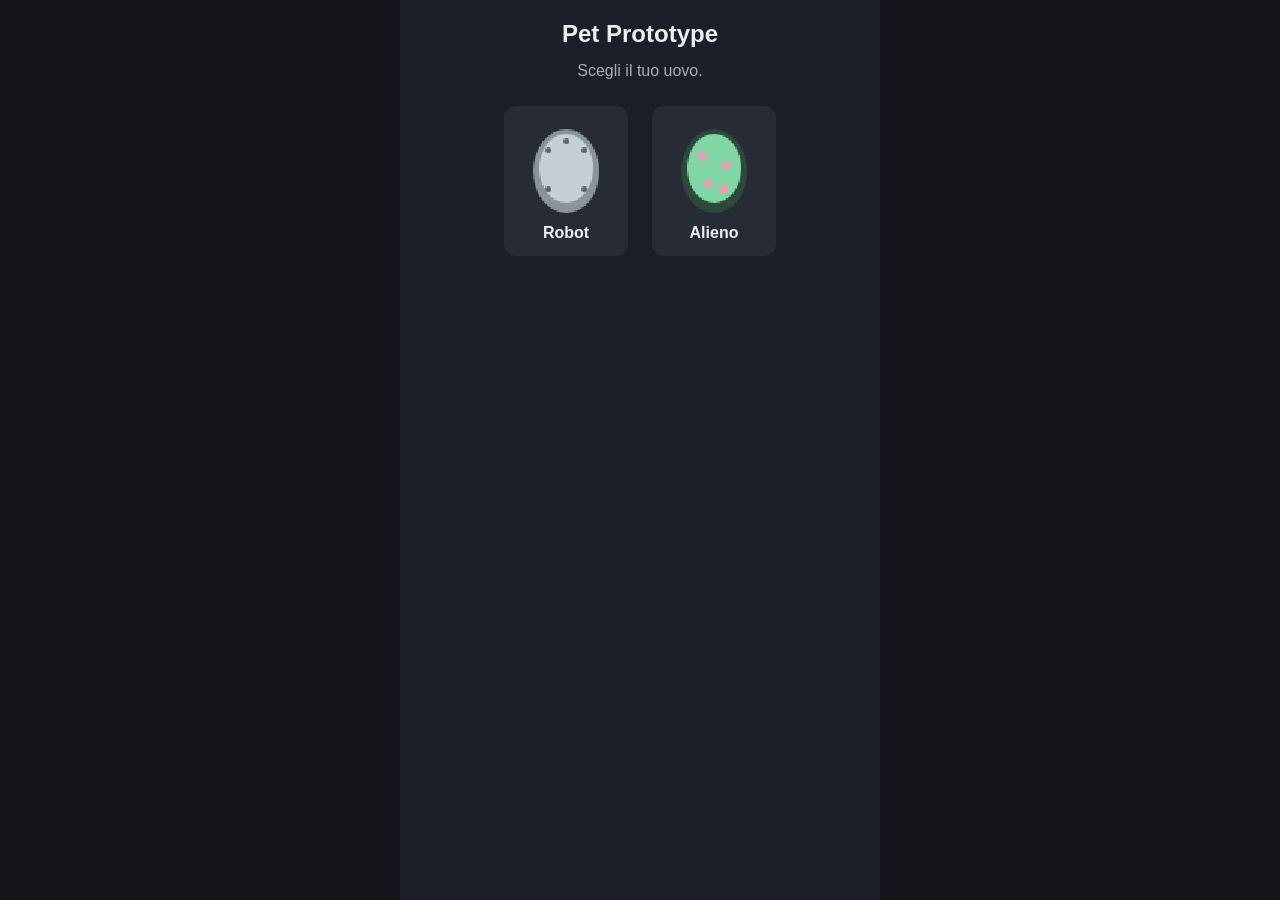
<file: app/index.html>
<!DOCTYPE html>
<html lang="it">
<head>
<meta charset="UTF-8">
<meta name="viewport" content="width=device-width, initial-scale=1, maximum-scale=1">
<title>Pet Prototype</title>
<!-- Cache-buster: ?v=N su ogni script/css (regola CLAUDE.md -> Note pratiche). Il browser
     cachea aggressivamente questi file: INCREMENTARE N su TUTTI i tag ad ogni batch di fix,
     cosi' i tester ricevono sempre l'ultima versione senza dover fare hard reload manuale. -->
<link rel="stylesheet" href="css/style.css?v=31">
</head>
<body>
<div id="app"></div>

<script src="content-bundle.js?v=31"></script>
<script src="js/rng.js?v=31"></script>
<script src="js/content.js?v=31"></script>
<script src="js/save.js?v=31"></script>
<script src="js/clock.js?v=31"></script>
<script src="js/sprites.js?v=31"></script>
<script src="js/rooms.js?v=31"></script>
<script src="js/talenti.js?v=31"></script>
<script src="js/pet.js?v=31"></script>
<script src="js/arredi.js?v=31"></script>
<script src="js/missions.js?v=31"></script>
<script src="js/dialog.js?v=31"></script>
<script src="js/diario.js?v=31"></script>
<script src="js/care.js?v=31"></script>
<script src="js/ui.js?v=31"></script>
<script src="js/main.js?v=31"></script>
</body>
</html>
</file>
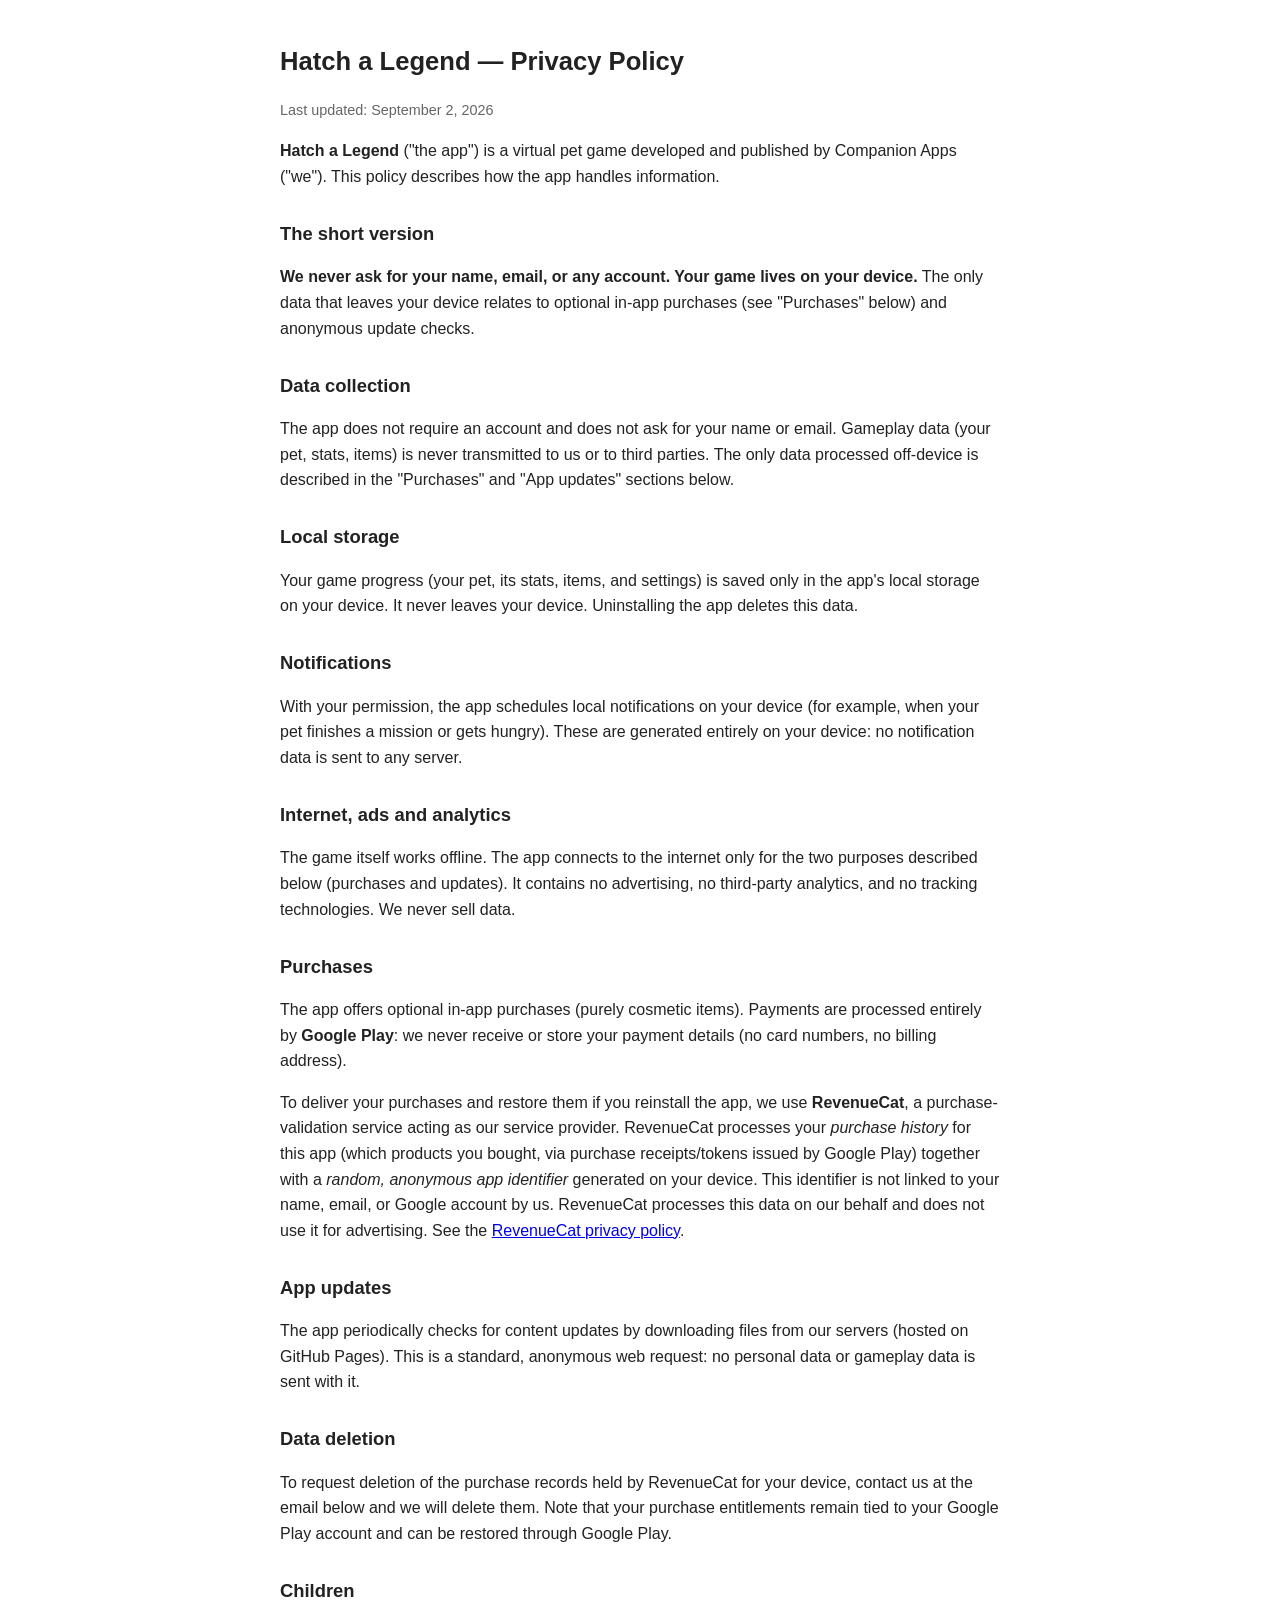
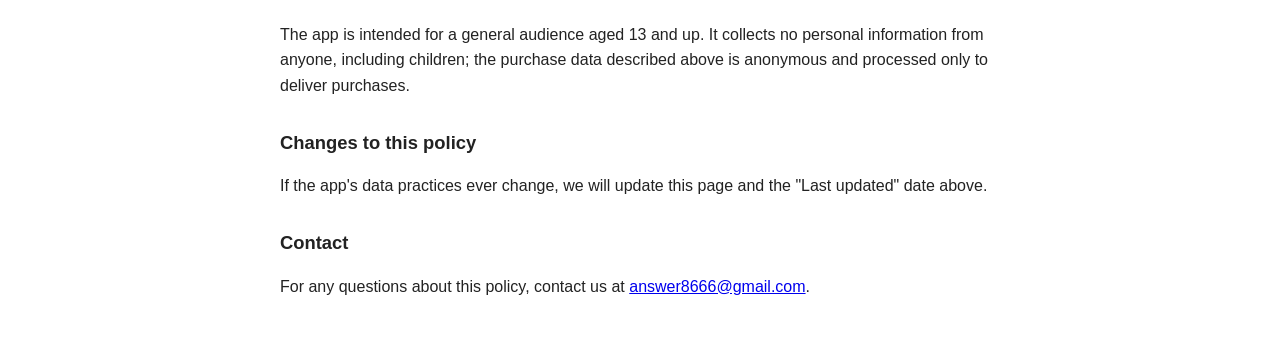
<file: privacy.html>
<!DOCTYPE html>
<html lang="en">
<head>
<meta charset="UTF-8">
<meta name="viewport" content="width=device-width, initial-scale=1">
<title>Hatch a Legend — Privacy Policy</title>
<style>
  body { font-family: -apple-system, Segoe UI, Roboto, sans-serif; max-width: 720px; margin: 0 auto; padding: 24px 16px; line-height: 1.6; color: #222; }
  h1 { font-size: 1.6em; } h2 { font-size: 1.15em; margin-top: 1.6em; }
  .updated { color: #666; font-size: 0.9em; }
</style>
</head>
<body>
<h1>Hatch a Legend — Privacy Policy</h1>
<p class="updated">Last updated: September 2, 2026</p>

<p><strong>Hatch a Legend</strong> ("the app") is a virtual pet game developed and published by Companion Apps ("we"). This policy describes how the app handles information.</p>

<h2>The short version</h2>
<p><strong>We never ask for your name, email, or any account. Your game lives on your device.</strong> The only data that leaves your device relates to optional in-app purchases (see "Purchases" below) and anonymous update checks.</p>

<h2>Data collection</h2>
<p>The app does not require an account and does not ask for your name or email. Gameplay data (your pet, stats, items) is never transmitted to us or to third parties. The only data processed off-device is described in the "Purchases" and "App updates" sections below.</p>

<h2>Local storage</h2>
<p>Your game progress (your pet, its stats, items, and settings) is saved only in the app's local storage on your device. It never leaves your device. Uninstalling the app deletes this data.</p>

<h2>Notifications</h2>
<p>With your permission, the app schedules local notifications on your device (for example, when your pet finishes a mission or gets hungry). These are generated entirely on your device: no notification data is sent to any server.</p>

<h2>Internet, ads and analytics</h2>
<p>The game itself works offline. The app connects to the internet only for the two purposes described below (purchases and updates). It contains no advertising, no third-party analytics, and no tracking technologies. We never sell data.</p>

<h2>Purchases</h2>
<p>The app offers optional in-app purchases (purely cosmetic items). Payments are processed entirely by <strong>Google Play</strong>: we never receive or store your payment details (no card numbers, no billing address).</p>
<p>To deliver your purchases and restore them if you reinstall the app, we use <strong>RevenueCat</strong>, a purchase-validation service acting as our service provider. RevenueCat processes your <em>purchase history</em> for this app (which products you bought, via purchase receipts/tokens issued by Google Play) together with a <em>random, anonymous app identifier</em> generated on your device. This identifier is not linked to your name, email, or Google account by us. RevenueCat processes this data on our behalf and does not use it for advertising. See the <a href="https://www.revenuecat.com/privacy/">RevenueCat privacy policy</a>.</p>

<h2>App updates</h2>
<p>The app periodically checks for content updates by downloading files from our servers (hosted on GitHub Pages). This is a standard, anonymous web request: no personal data or gameplay data is sent with it.</p>

<h2>Data deletion</h2>
<p>To request deletion of the purchase records held by RevenueCat for your device, contact us at the email below and we will delete them. Note that your purchase entitlements remain tied to your Google Play account and can be restored through Google Play.</p>

<h2>Children</h2>
<p>The app is intended for a general audience aged 13 and up. It collects no personal information from anyone, including children; the purchase data described above is anonymous and processed only to deliver purchases.</p>

<h2>Changes to this policy</h2>
<p>If the app's data practices ever change, we will update this page and the "Last updated" date above.</p>

<h2>Contact</h2>
<p>For any questions about this policy, contact us at <a href="mailto:answer8666@gmail.com">answer8666@gmail.com</a>.</p>
</body>
</html>
</file>
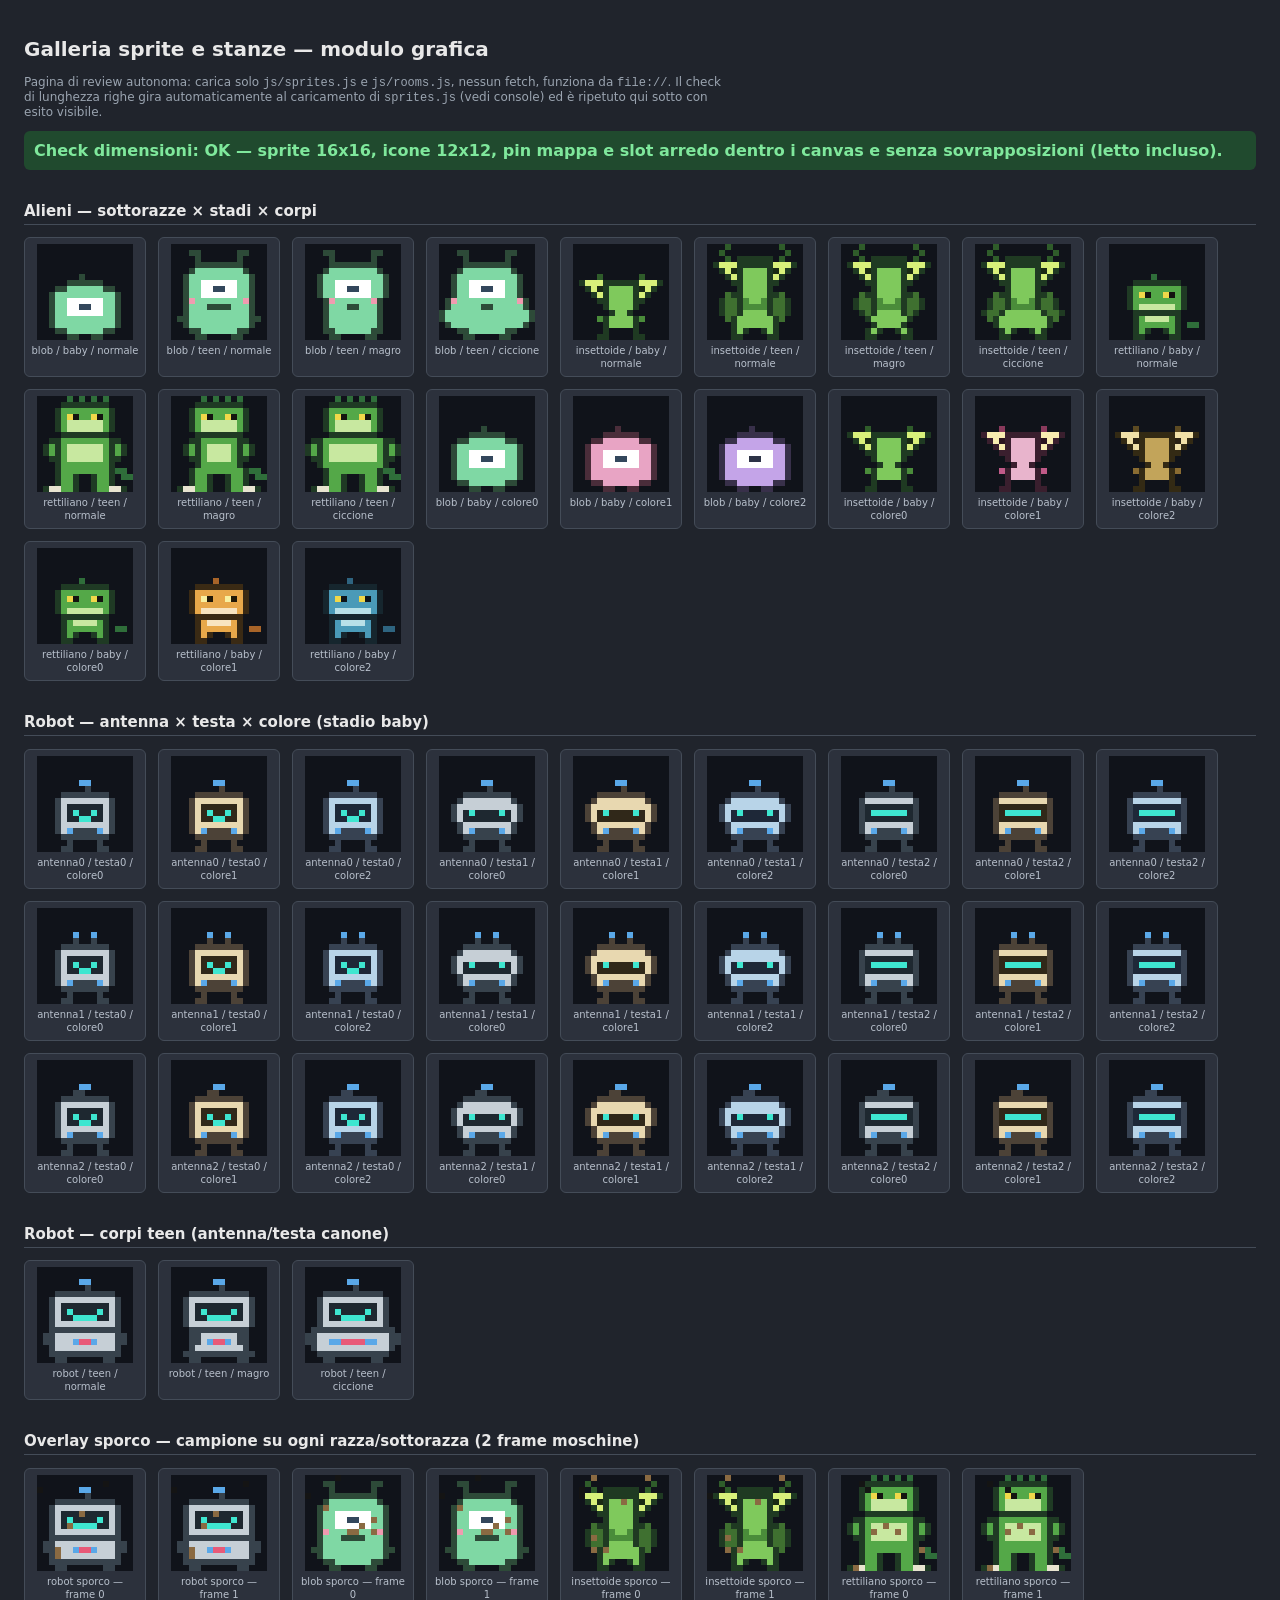
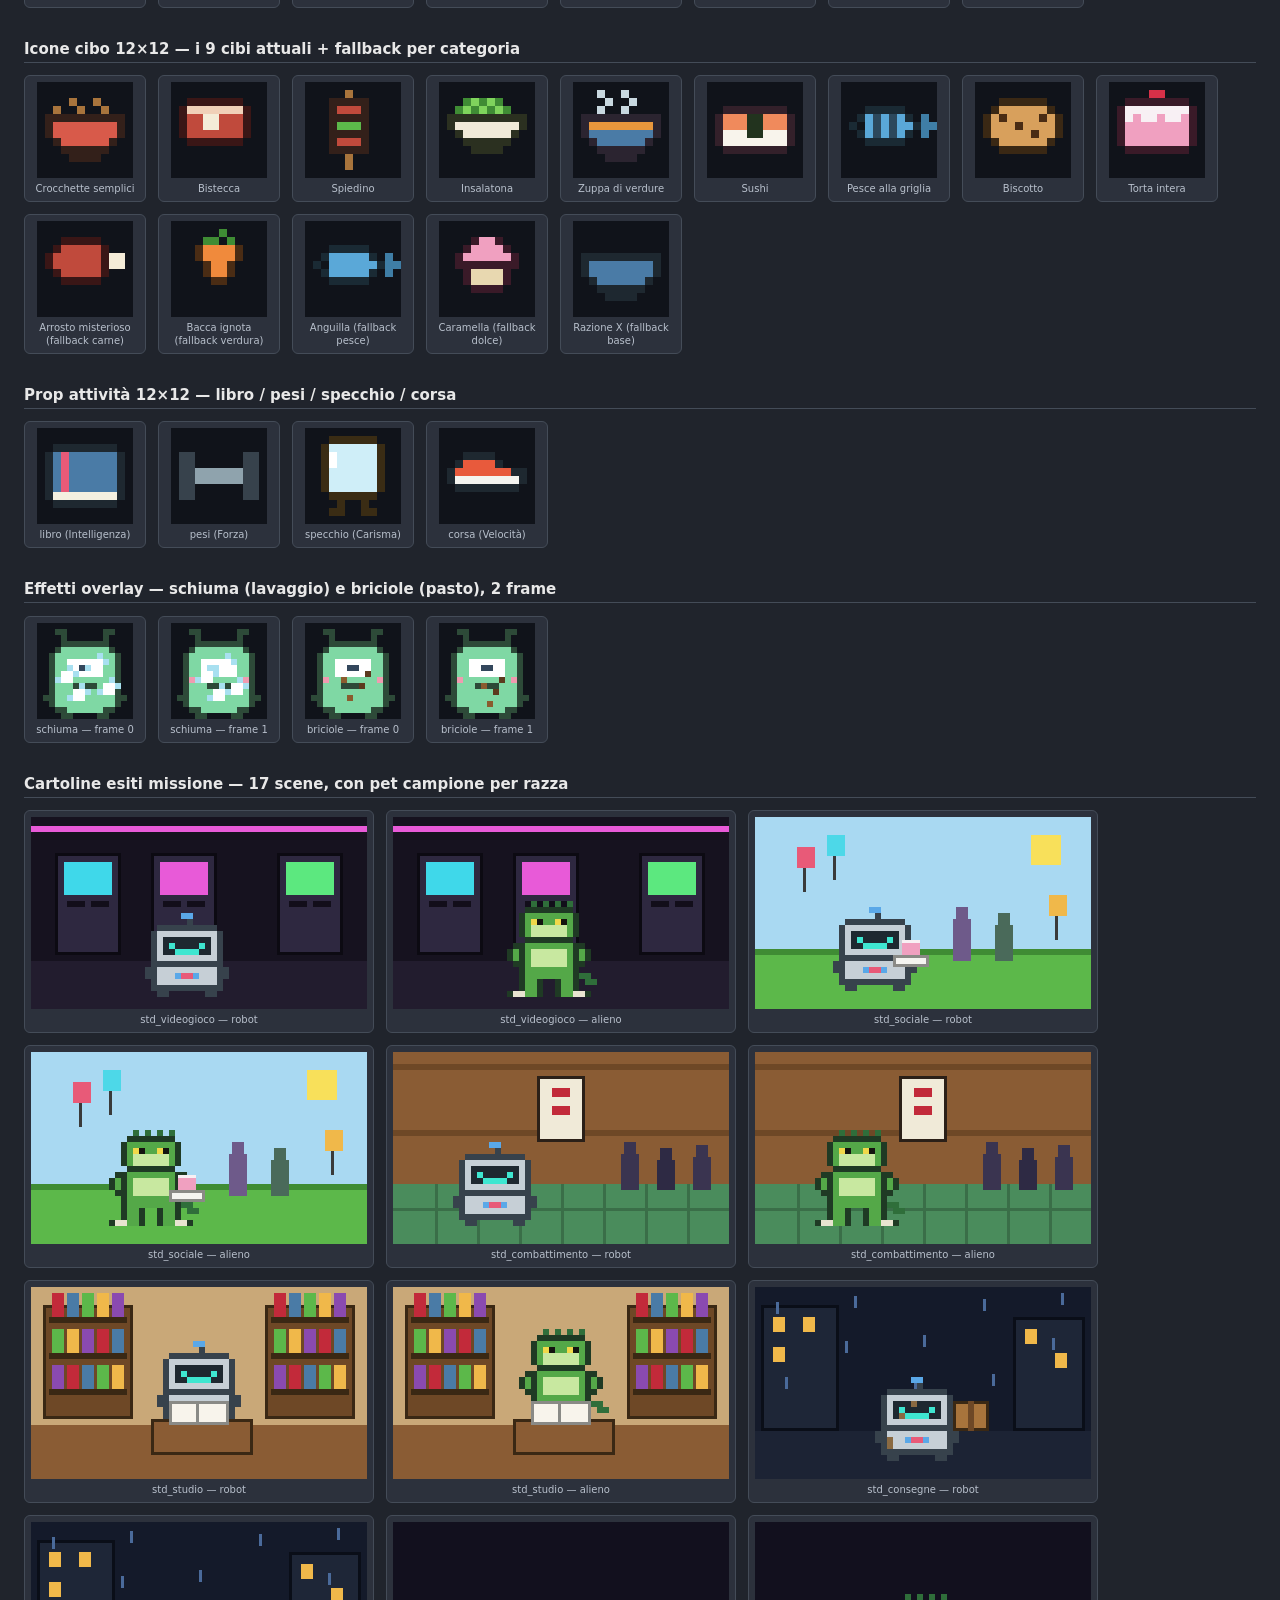
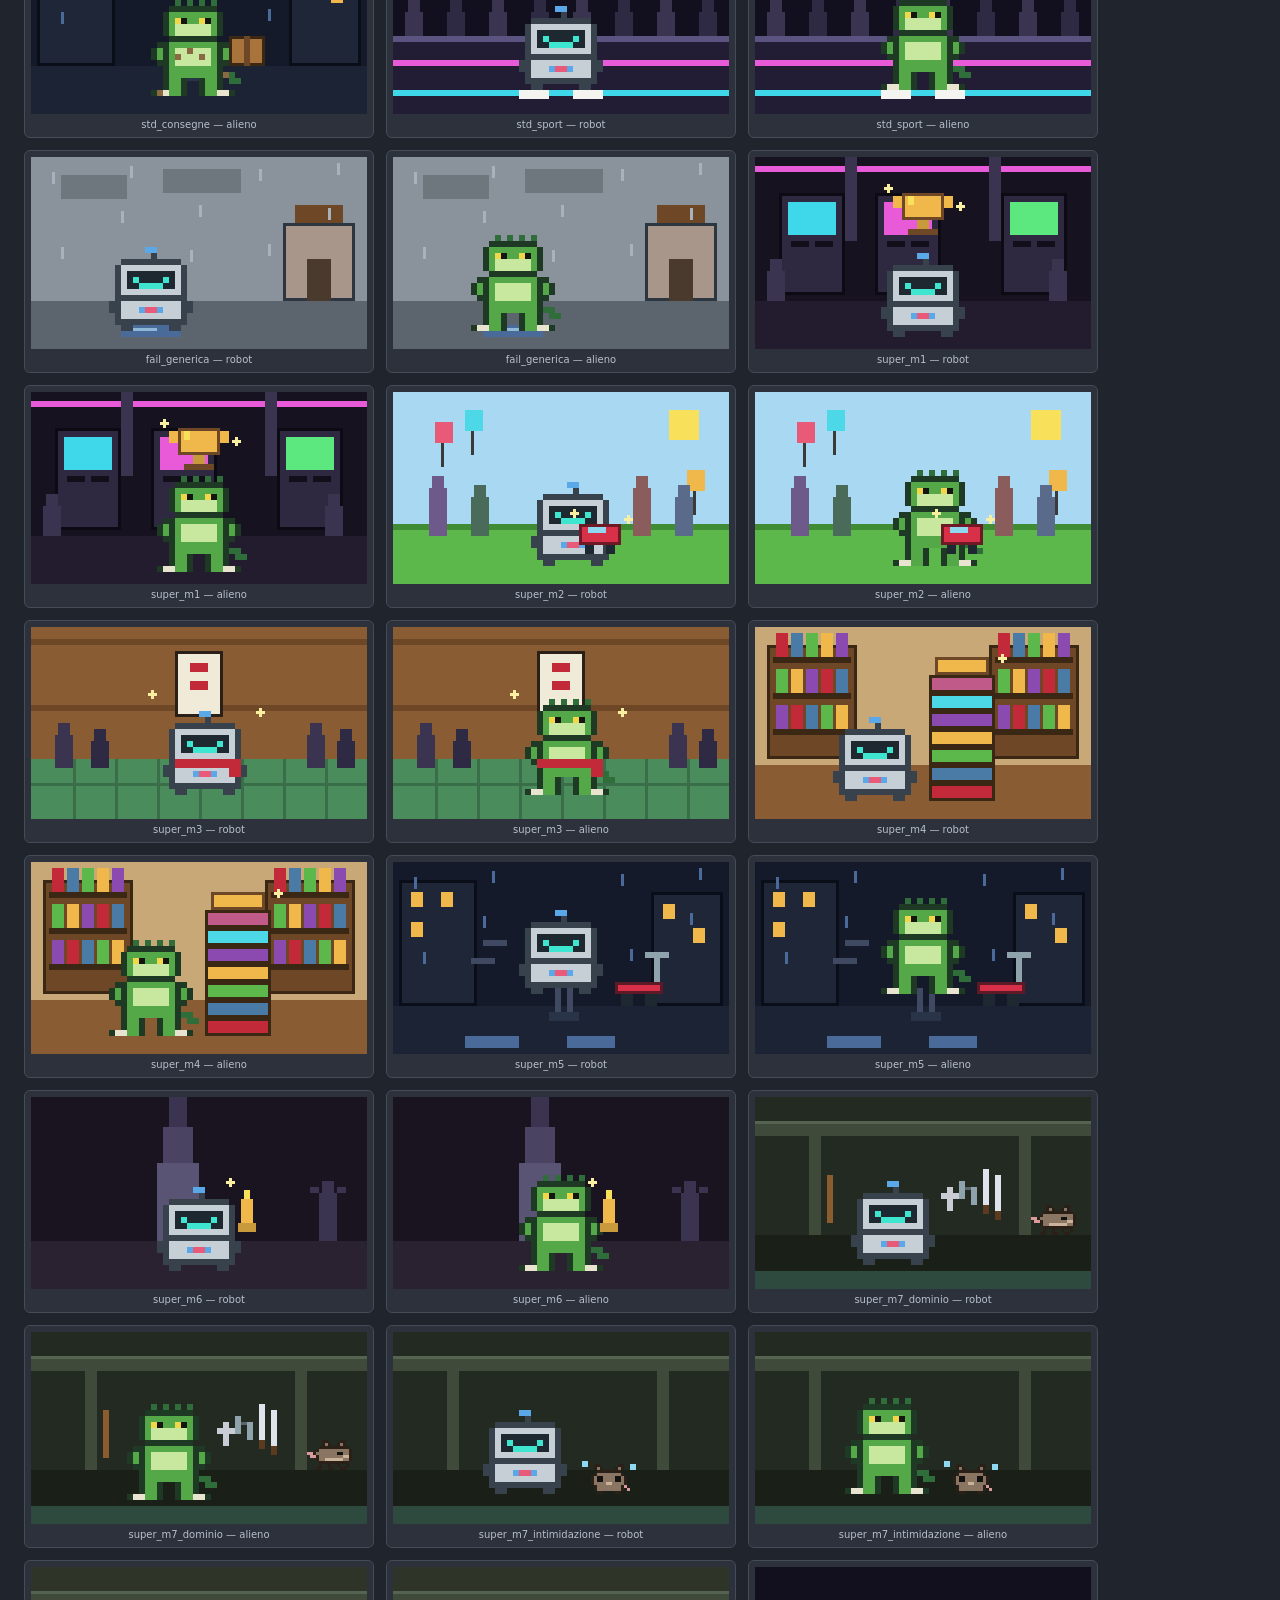
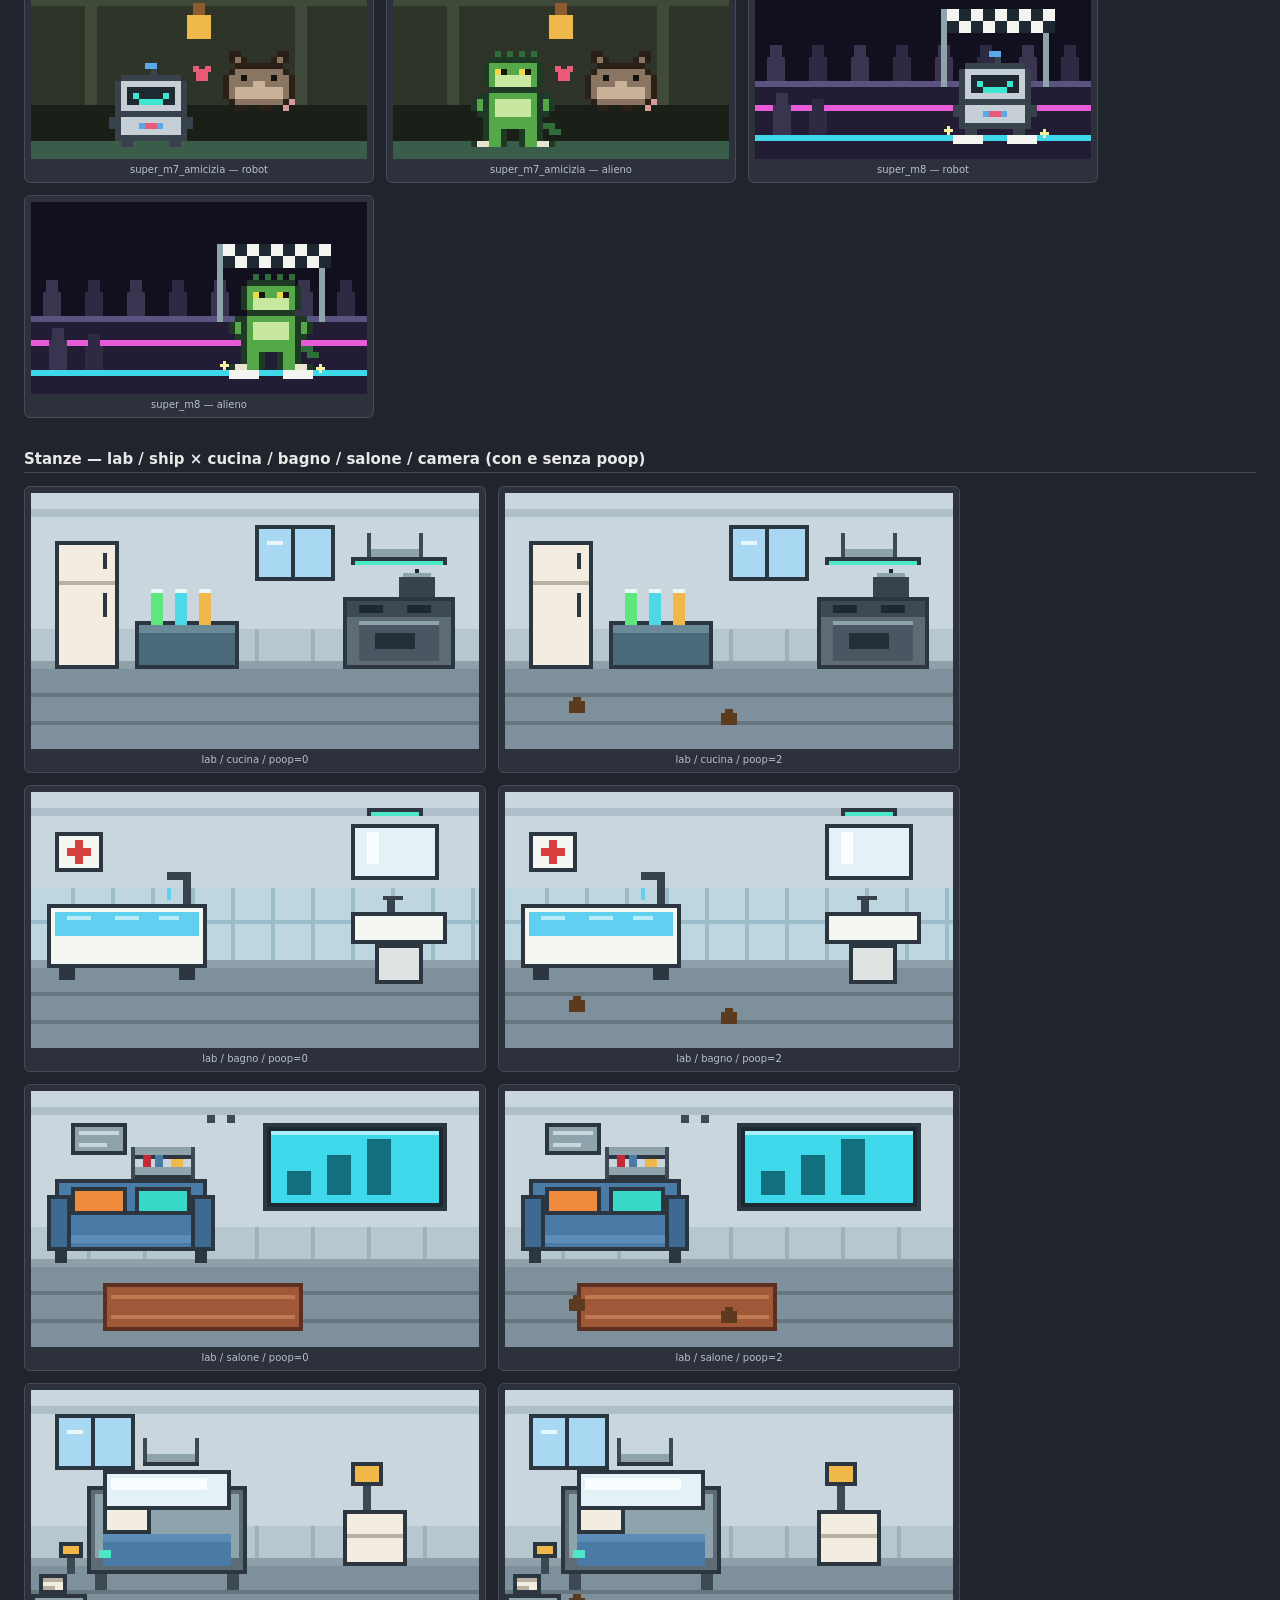
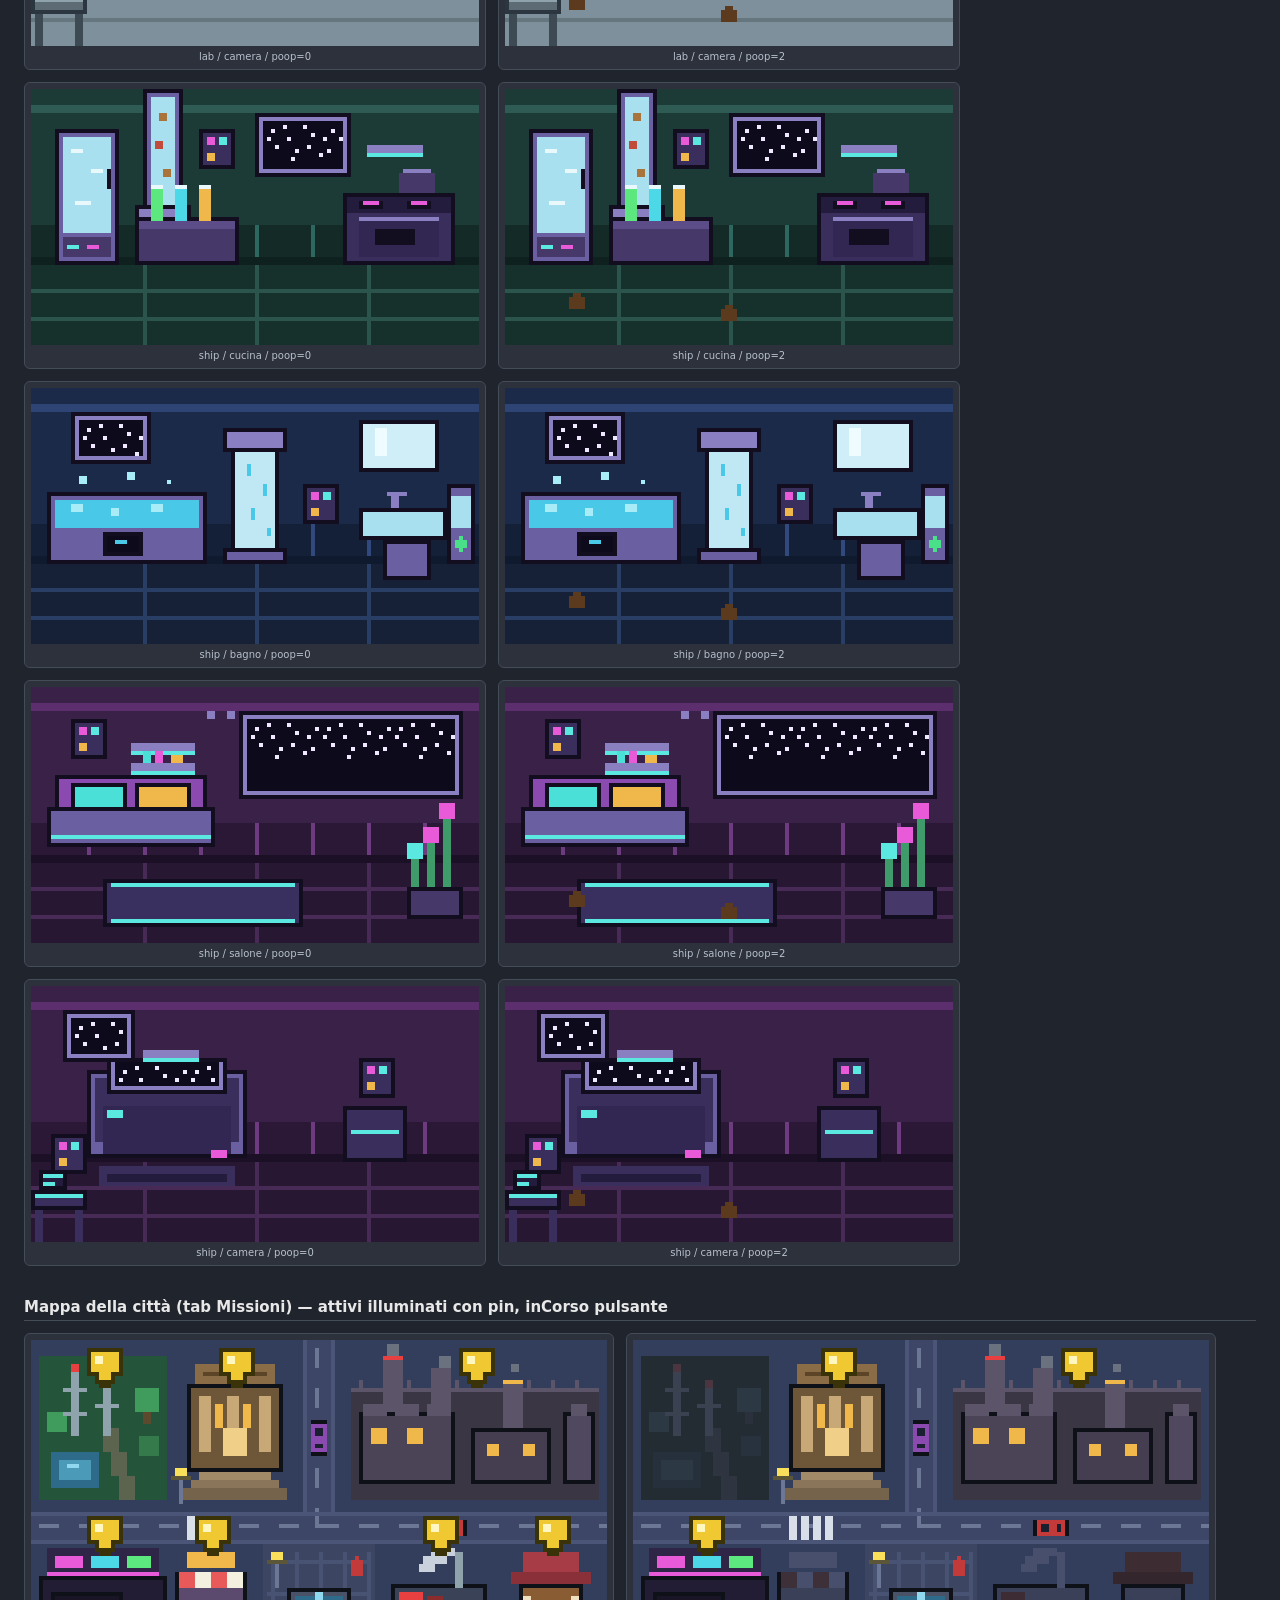
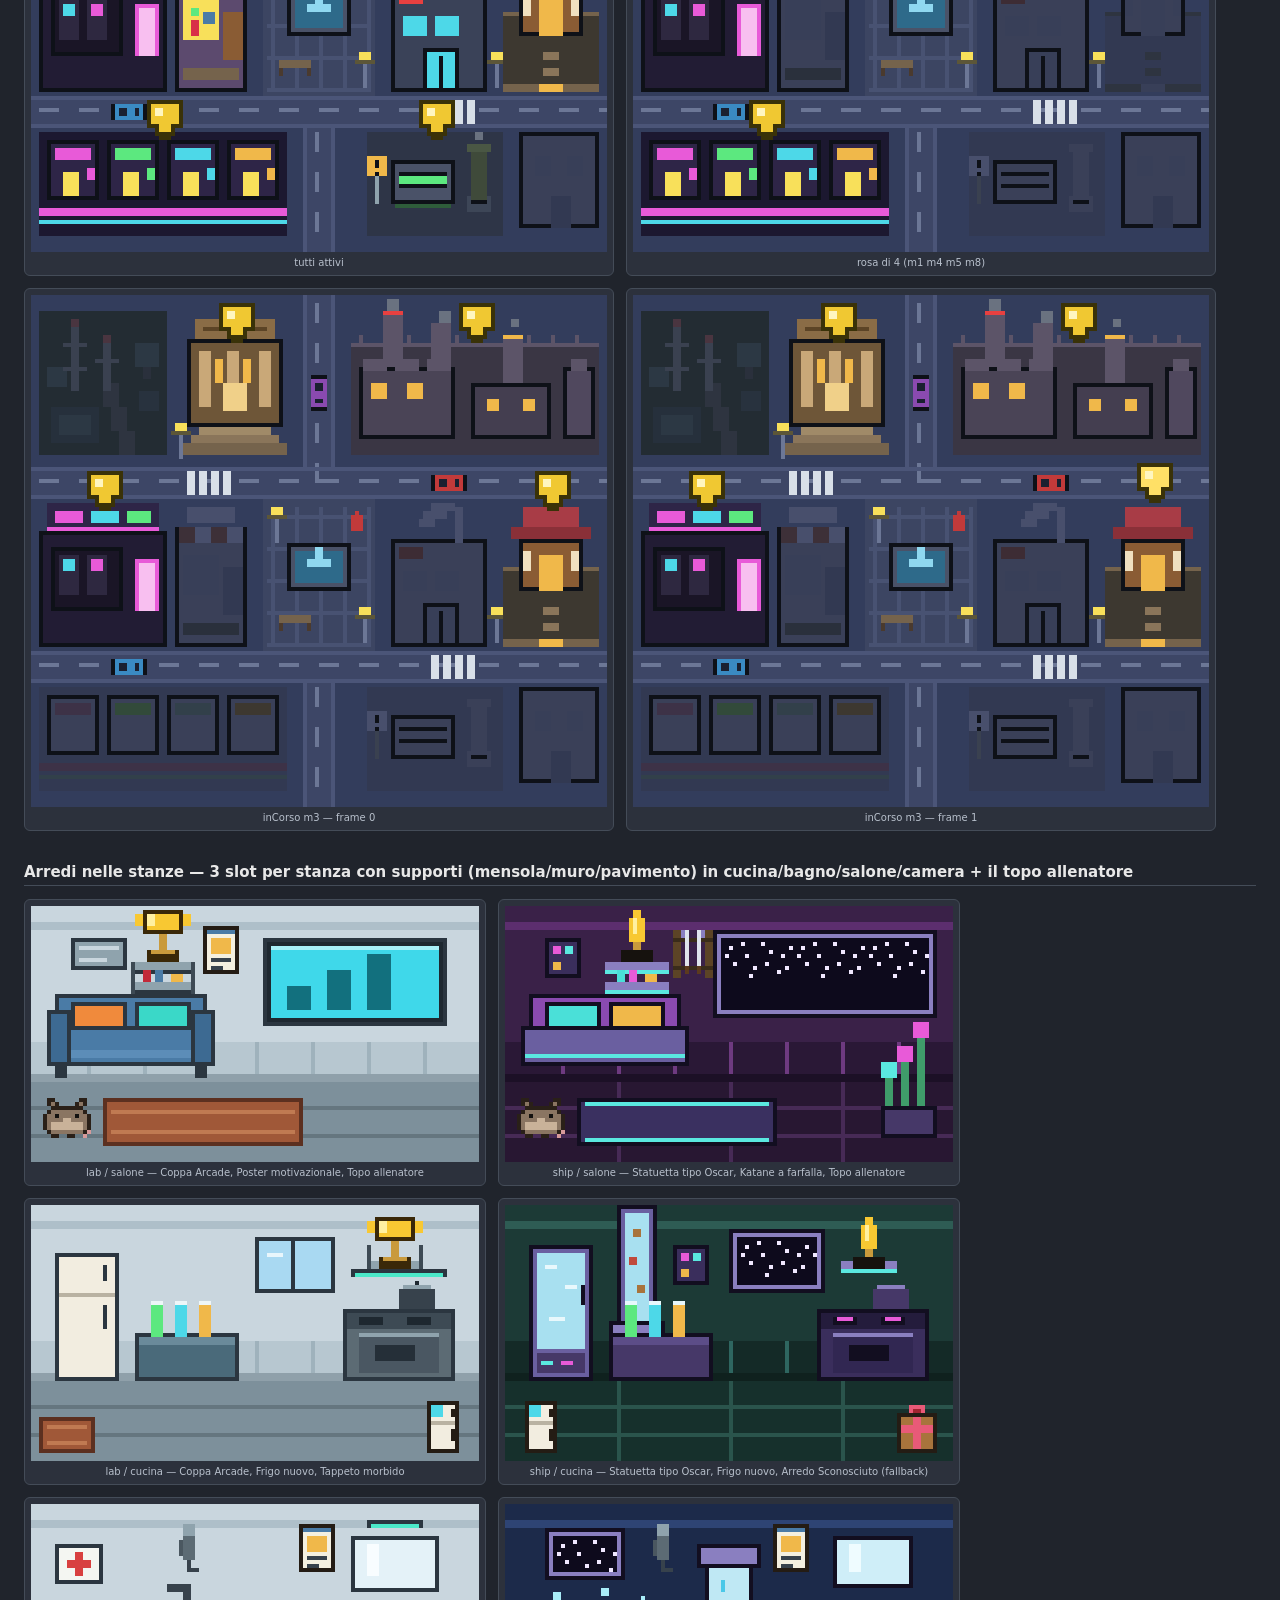
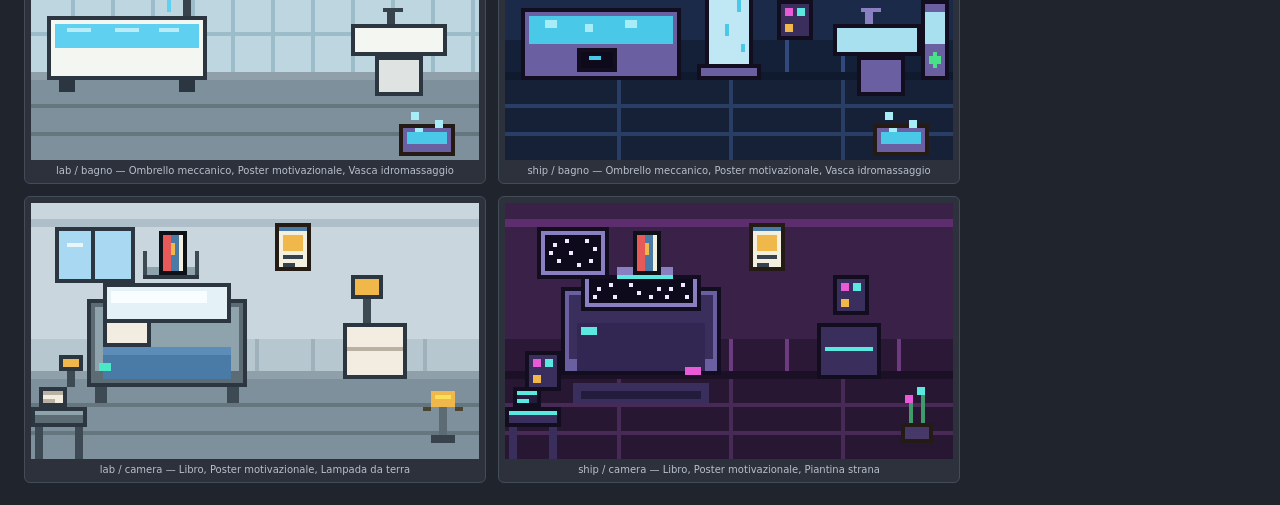
<file: app/test-sprites.html>
<!DOCTYPE html>
<html lang="it">
<head>
<meta charset="UTF-8">
<title>Galleria sprite e stanze — Pet Prototype</title>
<style>
  body {
    background: #20242c;
    color: #e8e8e8;
    font-family: system-ui, sans-serif;
    padding: 16px;
  }
  h1 { font-size: 20px; }
  h2 {
    font-size: 15px;
    margin-top: 32px;
    border-bottom: 1px solid #444c58;
    padding-bottom: 4px;
  }
  .grid {
    display: flex;
    flex-wrap: wrap;
    gap: 12px;
    margin-top: 8px;
  }
  .cell {
    background: #2c313c;
    border: 1px solid #444c58;
    border-radius: 6px;
    padding: 6px;
    text-align: center;
    width: 108px;
  }
  .cell canvas {
    image-rendering: pixelated;
    image-rendering: crisp-edges;
    background: #10131a;
    display: block;
    margin: 0 auto 4px;
  }
  .cell .label {
    font-size: 10px;
    line-height: 1.3;
    color: #b8c0cc;
    word-break: break-word;
  }
  .room-cell {
    width: auto;
  }
  #check-result {
    margin: 12px 0;
    padding: 10px;
    border-radius: 6px;
    font-weight: bold;
  }
  .ok { background: #204a2e; color: #7fe89c; }
  .fail { background: #4a2020; color: #f08080; }
  .note {
    font-size: 12px;
    color: #9aa4b0;
    max-width: 700px;
  }
</style>
</head>
<body>
  <h1>Galleria sprite e stanze — modulo grafica</h1>
  <p class="note">
    Pagina di review autonoma: carica solo <code>js/sprites.js</code> e <code>js/rooms.js</code>, nessun fetch,
    funziona da <code>file://</code>. Il check di lunghezza righe gira automaticamente al caricamento di
    <code>sprites.js</code> (vedi console) ed è ripetuto qui sotto con esito visibile.
  </p>

  <div id="check-result">Verifica in corso…</div>

  <h2>Alieni — sottorazze × stadi × corpi</h2>
  <div class="grid" id="grid-alieni"></div>

  <h2>Robot — antenna × testa × colore (stadio baby)</h2>
  <div class="grid" id="grid-robot-parts"></div>

  <h2>Robot — corpi teen (antenna/testa canone)</h2>
  <div class="grid" id="grid-robot-corpi"></div>

  <h2>Overlay sporco — campione su ogni razza/sottorazza (2 frame moschine)</h2>
  <div class="grid" id="grid-sporco"></div>

  <h2>Icone cibo 12×12 — i 9 cibi attuali + fallback per categoria</h2>
  <div class="grid" id="grid-cibi"></div>

  <h2>Prop attività 12×12 — libro / pesi / specchio / corsa</h2>
  <div class="grid" id="grid-prop"></div>

  <h2>Effetti overlay — schiuma (lavaggio) e briciole (pasto), 2 frame</h2>
  <div class="grid" id="grid-effetti"></div>

  <h2>Cartoline esiti missione — 17 scene, con pet campione per razza</h2>
  <div class="grid" id="grid-cartoline"></div>

  <h2>Stanze — lab / ship × cucina / bagno / salone / camera (con e senza poop)</h2>
  <div class="grid" id="grid-stanze"></div>

  <h2>Mappa della città (tab Missioni) — attivi illuminati con pin, inCorso pulsante</h2>
  <div class="grid" id="grid-mappa"></div>

  <h2>Arredi nelle stanze — 3 slot per stanza con supporti (mensola/muro/pavimento) in cucina/bagno/salone/camera + il topo allenatore</h2>
  <div class="grid" id="grid-arredi"></div>

  <script src="js/sprites.js"></script>
  <script src="js/rooms.js"></script>
  <script>
  (function () {
    "use strict";

    function makeCanvas(logicalSize, scale) {
      var c = document.createElement("canvas");
      c.width = logicalSize * scale;
      c.height = logicalSize * scale;
      return c;
    }

    function makeCell(container, canvas, label) {
      var cell = document.createElement("div");
      cell.className = "cell";
      cell.appendChild(canvas);
      var lbl = document.createElement("div");
      lbl.className = "label";
      lbl.textContent = label;
      cell.appendChild(lbl);
      container.appendChild(cell);
    }

    // ===== Check lunghezza righe: esito visibile in pagina =====
    var checkEl = document.getElementById("check-result");
    var errors = [];
    var originalError = console.error;
    console.error = function () {
      errors.push(Array.prototype.join.call(arguments, " "));
      originalError.apply(console, arguments);
    };
    PETQ.sprites._assertSpriteDims();
    if (PETQ.rooms._assertMappa) PETQ.rooms._assertMappa();
    if (PETQ.rooms._assertSlots) PETQ.rooms._assertSlots();
    console.error = originalError;
    if (errors.length === 0) {
      checkEl.textContent = "Check dimensioni: OK — sprite 16x16, icone 12x12, pin mappa e slot arredo dentro i canvas e senza sovrapposizioni (letto incluso).";
      checkEl.className = "ok";
    } else {
      checkEl.textContent = "Check dimensioni: FALLITO (" + errors.length + " errori, vedi console). " + errors.join(" | ");
      checkEl.className = "fail";
    }

    // ===== Alieni: sottorazze x stadi x corpi =====
    var gridAlieni = document.getElementById("grid-alieni");
    var sottorazze = ["blob", "insettoide", "rettiliano"];
    var stadi = ["baby", "teen"];
    var corpi = ["normale", "magro", "ciccione"];
    sottorazze.forEach(function (sr) {
      stadi.forEach(function (stadio) {
        var corpiList = stadio === "teen" ? corpi : ["normale"];
        corpiList.forEach(function (corpo) {
          var canvas = makeCanvas(16, 6);
          PETQ.sprites.draw(canvas, {
            razza: "alieno", sottorazza: sr,
            parts: { colore: 0 }, stadio: stadio, corpo: corpo, sporco: false
          }, { frame: 0 });
          makeCell(gridAlieni, canvas, sr + " / " + stadio + " / " + corpo);
        });
      });
    });
    // varianti colore pelle per sottorazza (campione baby)
    sottorazze.forEach(function (sr) {
      [0, 1, 2].forEach(function (colore) {
        var canvas = makeCanvas(16, 6);
        PETQ.sprites.draw(canvas, {
          razza: "alieno", sottorazza: sr,
          parts: { colore: colore }, stadio: "baby", corpo: "normale", sporco: false
        }, { frame: 0 });
        makeCell(gridAlieni, canvas, sr + " / baby / colore" + colore);
      });
    });

    // ===== Robot: antenna x testa x colore (baby) =====
    var gridRobotParts = document.getElementById("grid-robot-parts");
    for (var ant = 0; ant < 3; ant++) {
      for (var testa = 0; testa < 3; testa++) {
        for (var col = 0; col < 3; col++) {
          var canvas = makeCanvas(16, 6);
          PETQ.sprites.draw(canvas, {
            razza: "robot",
            parts: { antenna: ant, testa: testa, colore: col },
            stadio: "baby", corpo: "normale", sporco: false
          }, { frame: 0 });
          makeCell(gridRobotParts, canvas, "antenna" + ant + " / testa" + testa + " / colore" + col);
        }
      }
    }

    // ===== Robot: corpi teen =====
    var gridRobotCorpi = document.getElementById("grid-robot-corpi");
    corpi.forEach(function (corpo) {
      var canvas = makeCanvas(16, 6);
      PETQ.sprites.draw(canvas, {
        razza: "robot",
        parts: { antenna: 0, testa: 0, colore: 0 },
        stadio: "teen", corpo: corpo, sporco: false
      }, { frame: 0 });
      makeCell(gridRobotCorpi, canvas, "robot / teen / " + corpo);
    });

    // ===== Overlay sporco: campione su un pet per combinazione razza/sottorazza, 2 frame moschine =====
    var gridSporco = document.getElementById("grid-sporco");
    var sporcoCampioni = [
      { razza: "robot", sottorazza: null, parts: { antenna: 0, testa: 0, colore: 0 }, stadio: "teen", corpo: "normale" },
      { razza: "alieno", sottorazza: "blob", parts: { colore: 0 }, stadio: "teen", corpo: "normale" },
      { razza: "alieno", sottorazza: "insettoide", parts: { colore: 0 }, stadio: "teen", corpo: "normale" },
      { razza: "alieno", sottorazza: "rettiliano", parts: { colore: 0 }, stadio: "teen", corpo: "normale" }
    ];
    sporcoCampioni.forEach(function (base) {
      [0, 1].forEach(function (frame) {
        var canvas = makeCanvas(16, 6);
        var pet = {
          razza: base.razza, sottorazza: base.sottorazza, parts: base.parts,
          stadio: base.stadio, corpo: base.corpo, sporco: true
        };
        PETQ.sprites.draw(canvas, pet, { frame: frame });
        makeCell(gridSporco, canvas, (base.sottorazza || base.razza) + " sporco — frame " + frame);
      });
    });

    // ===== Icone cibo: i 9 cibi di content/cibi.md (inline, niente fetch) + fallback per categoria =====
    var gridCibi = document.getElementById("grid-cibi");
    var cibiNoti = [
      { nome: "Crocchette semplici", categoria: "base" },
      { nome: "Bistecca", categoria: "carne" },
      { nome: "Spiedino", categoria: "carne" },
      { nome: "Insalatona", categoria: "verdura" },
      { nome: "Zuppa di verdure", categoria: "verdura" },
      { nome: "Sushi", categoria: "pesce" },
      { nome: "Pesce alla griglia", categoria: "pesce" },
      { nome: "Biscotto", categoria: "dolce" },
      { nome: "Torta intera", categoria: "dolce" }
    ];
    // cibi ipotetici non mappati: devono cadere sull'icona di categoria
    var cibiFallback = [
      { nome: "Arrosto misterioso", categoria: "carne" },
      { nome: "Bacca ignota", categoria: "verdura" },
      { nome: "Anguilla", categoria: "pesce" },
      { nome: "Caramella", categoria: "dolce" },
      { nome: "Razione X", categoria: "base" }
    ];
    cibiNoti.forEach(function (cibo) {
      var canvas = makeCanvas(12, 8);
      PETQ.sprites.drawFood(canvas, cibo);
      makeCell(gridCibi, canvas, cibo.nome);
    });
    cibiFallback.forEach(function (cibo) {
      var canvas = makeCanvas(12, 8);
      PETQ.sprites.drawFood(canvas, cibo);
      makeCell(gridCibi, canvas, cibo.nome + " (fallback " + cibo.categoria + ")");
    });

    // ===== Prop attività =====
    var gridProp = document.getElementById("grid-prop");
    [["libro", "Intelligenza"], ["pesi", "Forza"], ["specchio", "Carisma"], ["corsa", "Velocità"]].forEach(function (p) {
      var canvas = makeCanvas(12, 8);
      PETQ.sprites.drawProp(canvas, p[0]);
      makeCell(gridProp, canvas, p[0] + " (" + p[1] + ")");
    });

    // ===== Effetti overlay: schiuma e briciole sopra un pet campione, 2 frame =====
    var gridEffetti = document.getElementById("grid-effetti");
    [0, 1].forEach(function (frame) {
      var canvas = makeCanvas(16, 6);
      PETQ.sprites.draw(canvas, { razza: "alieno", sottorazza: "blob", parts: { colore: 0 }, stadio: "teen", corpo: "normale" }, { frame: frame });
      PETQ.sprites.drawFoam(canvas.getContext("2d"), frame);
      makeCell(gridEffetti, canvas, "schiuma — frame " + frame);
    });
    [0, 1].forEach(function (frame) {
      var canvas = makeCanvas(16, 6);
      PETQ.sprites.draw(canvas, { razza: "alieno", sottorazza: "blob", parts: { colore: 0 }, stadio: "teen", corpo: "normale" }, { frame: frame });
      PETQ.sprites.drawCrumbs(canvas.getContext("2d"), frame);
      makeCell(gridEffetti, canvas, "briciole — frame " + frame);
    });

    // ===== Cartoline: tutte le scene, con un pet campione per razza =====
    var gridCartoline = document.getElementById("grid-cartoline");
    var petCampioni = [
      { label: "robot", pet: { razza: "robot", parts: { antenna: 0, testa: 0, colore: 0 }, stadio: "teen", corpo: "normale" } },
      { label: "alieno", pet: { razza: "alieno", sottorazza: "rettiliano", parts: { colore: 0 }, stadio: "teen", corpo: "normale" } }
    ];
    (PETQ.sprites._cartoline || []).forEach(function (scenaId) {
      petCampioni.forEach(function (c) {
        var scale = 3;
        var canvas = document.createElement("canvas");
        canvas.width = 112 * scale;
        canvas.height = 64 * scale;
        PETQ.sprites.drawCartolina(canvas, scenaId, c.pet);
        var cell = document.createElement("div");
        cell.className = "cell room-cell";
        cell.appendChild(canvas);
        var lbl = document.createElement("div");
        lbl.className = "label";
        lbl.textContent = scenaId + " — " + c.label;
        cell.appendChild(lbl);
        gridCartoline.appendChild(cell);
      });
    });

    // ===== Stanze =====
    var gridStanze = document.getElementById("grid-stanze");
    var temi = ["lab", "ship"];
    var stanzeNomi = ["cucina", "bagno", "salone", "camera"];
    var poopVariants = [0, 2];
    var roomW = PETQ.rooms._W || 112;
    var roomH = PETQ.rooms._H || 64;
    temi.forEach(function (tema) {
      stanzeNomi.forEach(function (stanza) {
        poopVariants.forEach(function (poop) {
          var scale = 4;
          var canvas = document.createElement("canvas");
          canvas.width = roomW * scale;
          canvas.height = roomH * scale;
          PETQ.rooms.draw(canvas, tema, stanza, { poop: poop, arredi: [] });
          var cell = document.createElement("div");
          cell.className = "cell room-cell";
          cell.appendChild(canvas);
          var lbl = document.createElement("div");
          lbl.className = "label";
          lbl.textContent = tema + " / " + stanza + " / poop=" + poop;
          cell.appendChild(lbl);
          gridStanze.appendChild(cell);
        });
      });
    });

    // ===== Mappa della città: tutti attivi / rosa di 4 / inCorso frame 0 e 1 =====
    var gridMappa = document.getElementById("grid-mappa");
    var mappaW = PETQ.rooms._MAPPA_W || 112;
    var mappaH = PETQ.rooms._MAPPA_H || 128;
    var mappaVarianti = [
      { label: "tutti attivi", stato: { attivi: ["m0", "m1", "m2", "m3", "m4", "m5", "m6", "m7", "m8"], inCorso: null, frame: 0 } },
      { label: "rosa di 4 (m1 m4 m5 m8)", stato: { attivi: ["m1", "m4", "m5", "m8"], inCorso: null, frame: 0 } },
      { label: "inCorso m3 — frame 0", stato: { attivi: ["m1", "m4", "m5"], inCorso: "m3", frame: 0 } },
      { label: "inCorso m3 — frame 1", stato: { attivi: ["m1", "m4", "m5"], inCorso: "m3", frame: 1 } }
    ];
    mappaVarianti.forEach(function (v) {
      var scale = 4;
      var canvas = document.createElement("canvas");
      canvas.width = mappaW * scale;
      canvas.height = mappaH * scale;
      PETQ.rooms.drawMappa(canvas, v.stato);
      var cell = document.createElement("div");
      cell.className = "cell room-cell";
      cell.appendChild(canvas);
      var lbl = document.createElement("div");
      lbl.className = "label";
      lbl.textContent = v.label;
      cell.appendChild(lbl);
      gridMappa.appendChild(cell);
    });

    // ===== Arredi nelle stanze: salone con mensola/ganci (uno per supporto + topo), cucina/bagno legacy =====
    var gridArredi = document.getElementById("grid-arredi");
    var arrediDemo = [
      { tema: "lab", stanza: "salone", arredi: ["Coppa Arcade", "Poster motivazionale", "Topo allenatore"] },
      { tema: "ship", stanza: "salone", arredi: ["Statuetta tipo Oscar", "Katane a farfalla", "Topo allenatore"] },
      { tema: "lab", stanza: "cucina", arredi: ["Coppa Arcade", "Frigo nuovo", "Tappeto morbido"] },
      { tema: "ship", stanza: "cucina", arredi: ["Statuetta tipo Oscar", "Frigo nuovo", "Arredo Sconosciuto (fallback)"] },
      { tema: "lab", stanza: "bagno", arredi: ["Ombrello meccanico", "Poster motivazionale", "Vasca idromassaggio"] },
      { tema: "ship", stanza: "bagno", arredi: ["Ombrello meccanico", "Poster motivazionale", "Vasca idromassaggio"] },
      { tema: "lab", stanza: "camera", arredi: ["Libro", "Poster motivazionale", "Lampada da terra"] },
      { tema: "ship", stanza: "camera", arredi: ["Libro", "Poster motivazionale", "Piantina strana"] }
    ];
    arrediDemo.forEach(function (d) {
      var scale = 4;
      var canvas = document.createElement("canvas");
      canvas.width = roomW * scale;
      canvas.height = roomH * scale;
      PETQ.rooms.draw(canvas, d.tema, d.stanza, { poop: 0, arredi: d.arredi });
      var cell = document.createElement("div");
      cell.className = "cell room-cell";
      cell.appendChild(canvas);
      var lbl = document.createElement("div");
      lbl.className = "label";
      lbl.textContent = d.tema + " / " + d.stanza + " — " + d.arredi.join(", ");
      cell.appendChild(lbl);
      gridArredi.appendChild(cell);
    });
  })();
  </script>
</body>
</html>
</file>
<file: app/css/style.css>
* { box-sizing: border-box; }

html, body {
  margin: 0;
  padding: 0;
  background: #14161c;
  color: #eceff2;
  font-family: -apple-system, BlinkMacSystemFont, "Segoe UI", Roboto, Arial, sans-serif;
}

#app {
  max-width: 480px;
  margin: 0 auto;
  min-height: 100vh;
  background: #1c1f27;
  padding: 16px;
  padding-bottom: 90px;
}

button {
  font-family: inherit;
}

.petq-screen {
  display: flex;
  flex-direction: column;
  gap: 14px;
}

.petq-title {
  font-size: 24px;
  margin: 4px 0 0;
  text-align: center;
}

.petq-sub {
  text-align: center;
  color: #a7adba;
  margin: 0;
}

/* ---------- Intro / uova ---------- */

.petq-uova {
  display: flex;
  justify-content: center;
  gap: 24px;
  margin-top: 12px;
}

.petq-uovo-box {
  display: flex;
  flex-direction: column;
  align-items: center;
  gap: 8px;
  padding: 12px;
  background: #262b35;
  border-radius: 12px;
  cursor: pointer;
  border: 2px solid transparent;
}

.petq-uovo-box:active {
  border-color: #5aa8e8;
}

.petq-uovo-canvas {
  image-rendering: pixelated;
  width: 96px;
  height: 96px;
}

.petq-uovo-label {
  font-weight: 600;
}

/* ---------- Nascita ---------- */

.petq-nascita {
  align-items: center;
  text-align: center;
}

.petq-sprite-grande {
  image-rendering: pixelated;
  width: 128px;
  height: 128px;
  background: #262b35;
  border-radius: 12px;
}

.petq-personalita {
  font-size: 18px;
  font-weight: 700;
  color: #7fd8a4;
}

.petq-stats-grid {
  width: 100%;
  background: #262b35;
  border-radius: 10px;
  padding: 10px 14px;
}

.petq-stat-riga {
  display: flex;
  justify-content: space-between;
  padding: 4px 0;
  border-bottom: 1px solid #333a46;
}

.petq-stat-riga:last-child { border-bottom: none; }

.petq-form-nome {
  width: 100%;
  display: flex;
  flex-direction: column;
  gap: 8px;
}

.petq-label {
  color: #a7adba;
  font-size: 14px;
}

.petq-input {
  padding: 10px;
  border-radius: 8px;
  border: 1px solid #3a4150;
  background: #14161c;
  color: #eceff2;
  font-size: 16px;
}

.petq-input-piccolo {
  flex: 1;
}

.petq-errore {
  color: #e85a78;
  min-height: 18px;
  font-size: 13px;
}

/* ---------- Bottoni ---------- */

.petq-btn {
  padding: 12px 16px;
  border: none;
  border-radius: 10px;
  background: #3a4150;
  color: #eceff2;
  font-size: 15px;
  font-weight: 600;
  cursor: pointer;
}

.petq-btn:active { background: #4a5364; }

.petq-btn:disabled {
  opacity: 0.4;
  cursor: not-allowed;
}

.petq-btn-primario {
  background: #3ee6d0;
  color: #0d1a17;
}

.petq-btn-primario:active { background: #35c9b6; }

.petq-btn-piccolo {
  padding: 8px 12px;
  font-size: 13px;
}

.petq-btn-mini {
  padding: 6px 8px;
  font-size: 11px;
}

.petq-btn-danger {
  background: #e85a78;
  color: #2a0f14;
}

/* Bottone "Ruba (gratis)" nello shop (talento Cleptomane/Boss di Quartiere): tono "furtivo"
   viola per distinguerlo dal "Compra" standard, senza confonderlo col rosso danger. */
.petq-btn-ruba {
  background: #9b6cff;
  color: #16101f;
}

/* ---------- Casa ---------- */

.petq-casa {
  gap: 10px;
}

.petq-hud {
  background: #262b35;
  border-radius: 10px;
  padding: 10px 12px;
  display: flex;
  flex-direction: column;
  gap: 6px;
}

/* Orologio di gioco (GDD "Casa" -> orologio in-game): HH:MM + icona sole/luna, in cima all'HUD */
.petq-orologio {
  display: flex;
  align-items: center;
  gap: 6px;
  font-size: 13px;
  font-weight: 700;
  color: #ccd2db;
  padding-bottom: 4px;
  border-bottom: 1px solid #333a46;
}

.petq-orologio-icona { font-size: 14px; line-height: 1; }
.petq-orologio-ora { letter-spacing: 0.5px; }

.petq-barra-riga {
  display: grid;
  grid-template-columns: 60px 1fr 28px;
  align-items: center;
  gap: 8px;
  font-size: 12px;
}

.petq-barra-label { color: #a7adba; }

.petq-barra-traccia {
  background: #14161c;
  border-radius: 6px;
  height: 10px;
  overflow: hidden;
}

.petq-barra-fill {
  height: 100%;
  border-radius: 6px;
}

.petq-barra-verde { background: #4cd97b; }
.petq-barra-gialla { background: #e8c84c; }
.petq-barra-rossa { background: #e85a5a; }

.petq-barra-val { text-align: right; color: #ccd2db; }

/* riga stat RPG: più bassa e discreta delle barre benessere */
.petq-rpg-chips {
  display: flex;
  gap: 10px;
  align-items: center;
  margin-top: 2px;
  padding-top: 4px;
  border-top: 1px solid #333a46;
}

.petq-rpg-chip {
  display: inline-flex;
  align-items: center;
  gap: 3px;
  font-size: 11px;
  color: #ccd2db;
}

.petq-chip-icon {
  width: 24px;
  height: 24px;
  image-rendering: pixelated;
}

.petq-chip-val {
  font-weight: 700;
}

.petq-chip-bonus {
  color: #3ee6d0;
  font-weight: 700;
  font-size: 10px;
}

.petq-monete {
  margin-top: 4px;
  font-weight: 700;
  color: #e8c84c;
}

/* Riga monete + bottone Scheda (PROTOTIPO-2.md Blocco 9): stessa riga in fondo all'HUD,
   cosi' la scheda personaggio e' sempre a portata di tap. */
.petq-riga-monete {
  margin-top: 4px;
  display: flex;
  align-items: center;
  justify-content: space-between;
  gap: 8px;
}

.petq-btn-scheda {
  background: #3ee6d0;
  color: #0d1a17;
}

.petq-tabs {
  display: flex;
  gap: 6px;
}

.petq-tab {
  flex: 1;
  padding: 10px 0;
  background: #262b35;
  border: none;
  border-radius: 8px;
  color: #a7adba;
  font-weight: 600;
  cursor: pointer;
}

.petq-tab-attiva {
  background: #3ee6d0;
  color: #0d1a17;
}

.petq-stanza-area {
  display: flex;
  justify-content: center;
}

.petq-canvas-wrap {
  position: relative;
  width: 100%;
}

.petq-canvas-stanza {
  image-rendering: pixelated;
  width: 100%;
  height: auto;
  aspect-ratio: 112 / 64;
  border-radius: 10px;
  display: block;
  touch-action: none; /* drag pet / tap poop gestiti via Pointer Events */
}

.petq-hotzone {
  position: absolute;
  border: 2px dashed transparent;
  border-radius: 6px;
  pointer-events: none;
  transition: border-color 0.15s, background 0.15s;
}

.petq-hotzone-attiva {
  border-color: #3ee6d0;
  background: rgba(62, 230, 208, 0.14);
}

.petq-balloon {
  position: absolute;
  top: 6px;
  left: 50%;
  transform: translateX(-50%);
  background: #eceff2;
  color: #14161c;
  padding: 6px 10px;
  border-radius: 10px;
  font-size: 12px;
  max-width: 85%;
  text-align: center;
  box-shadow: 0 2px 6px rgba(0,0,0,0.4);
}

.petq-azioni {
  display: flex;
  flex-direction: column;
  gap: 8px;
  background: #262b35;
  border-radius: 10px;
  padding: 12px;
}

.petq-riga-azione {
  display: flex;
  gap: 8px;
}

.petq-hint {
  color: #a7adba;
  font-size: 12px;
  margin: 0;
}

/* ---------- Cucina: barra cibi orizzontale ---------- */

.petq-food-bar {
  display: flex;
  gap: 8px;
  overflow-x: auto;
  padding: 4px 2px 8px;
  -webkit-overflow-scrolling: touch;
}

.petq-food-card {
  flex: 0 0 auto;
  width: 74px;
  display: flex;
  flex-direction: column;
  align-items: center;
  gap: 4px;
  background: #14161c;
  border-radius: 8px;
  padding: 8px 4px 6px;
  cursor: grab;
  user-select: none;
  -webkit-user-select: none;
  touch-action: pan-x; /* swipe orizzontale = scroll barra; drag verticale = trascina cibo */
}

.petq-food-icon {
  width: 36px;
  height: 36px;
  image-rendering: pixelated;
  pointer-events: none;
}

.petq-food-nome {
  font-size: 10px;
  line-height: 1.15;
  text-align: center;
  color: #ccd2db;
  max-width: 100%;
  overflow: hidden;
  pointer-events: none;
}

.petq-food-costo {
  font-size: 11px;
  font-weight: 700;
  color: #e8c84c;
  pointer-events: none;
}

.petq-food-costo-no { color: #e85a5a; }

.petq-food-detail {
  display: flex;
  justify-content: space-between;
  align-items: center;
  gap: 8px;
  background: #14161c;
  border-radius: 8px;
  padding: 8px 10px;
}

.petq-cibo-nome { font-weight: 600; }

.petq-cibo-effetti {
  color: #a7adba;
  font-size: 12px;
}

.petq-vuoto {
  color: #a7adba;
  text-align: center;
}

/* ---------- Bagno: infermeria (sempre visibile, fix playtest 7c) ---------- */

.petq-infermeria {
  display: flex;
  flex-direction: column;
  gap: 6px;
  background: #14161c;
  border-radius: 8px;
  padding: 10px;
}

.petq-infermeria-titolo {
  font-weight: 700;
  font-size: 13px;
  color: #e85a5a;
}

/* ---------- Salone: card allenamento ---------- */

.petq-train-cards {
  display: flex;
  gap: 6px;
}

.petq-train-card {
  flex: 1;
  display: flex;
  flex-direction: column;
  align-items: center;
  gap: 4px;
  background: #14161c;
  border-radius: 8px;
  padding: 10px 2px 8px;
  cursor: pointer;
  user-select: none;
  -webkit-user-select: none;
}

.petq-train-card:active { background: #1e242e; }

.petq-train-card-usata {
  opacity: 0.35;
  cursor: not-allowed;
}

.petq-train-icon {
  width: 36px;
  height: 36px;
  image-rendering: pixelated;
  pointer-events: none;
}

.petq-train-label {
  font-size: 10px;
  color: #ccd2db;
  pointer-events: none;
}

.petq-train-val {
  font-size: 11px;
  font-weight: 700;
  color: #eceff2;
  pointer-events: none;
}

/* Card "allenamento in corso" (bilanciamento.md "Durata allenamento", attivita' a tempo):
   stessa forma delle card allenamento ma non disabilitata/attenuata come petq-train-card-usata
   — e' informativa, mostra il countdown, non e' un pulsante. */
.petq-train-card-corso {
  cursor: default;
  flex: none;
  width: 100%;
  flex-direction: row;
  justify-content: center;
  gap: 8px;
  border: 1px solid #3ee6d0;
  background: #142321;
}

/* ---------- Drag ghost, shake, toast ---------- */

.petq-ghost {
  position: fixed;
  left: 0;
  top: 0;
  pointer-events: none;
  z-index: 1000;
  opacity: 0.85;
  display: none;
}

.petq-ghost canvas {
  width: 100%;
  height: 100%;
  display: block;
  image-rendering: pixelated;
}

@keyframes petq-shake-kf {
  0%, 100% { transform: translateX(0); }
  20% { transform: translateX(-5px); }
  40% { transform: translateX(5px); }
  60% { transform: translateX(-4px); }
  80% { transform: translateX(4px); }
}

.petq-shake {
  animation: petq-shake-kf 0.4s ease;
}

.petq-toast {
  position: fixed;
  bottom: 76px;
  left: 50%;
  transform: translateX(-50%) translateY(8px);
  background: #0d0f14;
  color: #eceff2;
  border: 1px solid #3a4150;
  border-radius: 10px;
  padding: 8px 14px;
  font-size: 13px;
  opacity: 0;
  pointer-events: none;
  transition: opacity 0.2s, transform 0.2s;
  z-index: 1001;
  max-width: 90%;
  text-align: center;
}

.petq-toast-visibile {
  opacity: 1;
  transform: translateX(-50%) translateY(0);
}

/* ---------- Missioni ---------- */

.petq-missione-ind {
  position: absolute;
  top: 6px;
  right: 6px;
  background: rgba(13, 15, 20, 0.85);
  color: #3ee6d0;
  border: 1px solid #3ee6d0;
  border-radius: 8px;
  padding: 4px 8px;
  font-size: 11px;
  font-weight: 700;
  pointer-events: none;
}

.petq-mappa-wrap {
  position: relative;
  width: 100%;
}

.petq-canvas-mappa {
  image-rendering: pixelated;
  width: 100%;
  height: auto;
  border-radius: 10px;
  display: block;
  touch-action: manipulation; /* tap sui pin, niente zoom da doppio tap */
  cursor: pointer;
}

/* Etichette nome sui luoghi attivi (GDD "Mappa leggibilità"): chip piccola, semi-trasparente,
   testo nitido; posizionate in percentuale sul wrap (stessa tecnica delle hotzone stanza). */
.petq-mappa-etichetta {
  position: absolute;
  transform: translate(-50%, -100%);
  background: rgba(13, 15, 20, 0.72);
  color: #f4f6fa;
  border: 1px solid rgba(255, 255, 255, 0.25);
  border-radius: 5px;
  padding: 1px 5px;
  font-size: 9px;
  font-weight: 700;
  white-space: nowrap;
  pointer-events: none;
  text-shadow: 0 1px 1px rgba(0,0,0,0.6);
}

.petq-mappa-dettaglio {
  display: flex;
  flex-direction: column;
}

.petq-missione-card {
  display: flex;
  flex-direction: column;
  gap: 6px;
  background: #14161c;
  border-radius: 10px;
  padding: 12px;
}

.petq-missione-card-corso {
  border: 1px solid #3ee6d0;
}

.petq-missione-titolo {
  font-weight: 700;
  font-size: 15px;
}

.petq-missione-meta {
  color: #a7adba;
  font-size: 12px;
}

.petq-missione-reward {
  color: #e8c84c;
  font-size: 12px;
}

.petq-missione-countdown-riga {
  font-size: 14px;
  color: #eceff2;
}

.petq-missione-countdown {
  font-weight: 700;
  color: #3ee6d0;
}

.petq-missione-quote {
  color: #ccd2db;
  font-size: 12px;
  font-style: italic;
}

/* ---------- Schermata esito ---------- */

.petq-esito {
  align-items: stretch;
}

.petq-cartolina {
  image-rendering: pixelated;
  width: 100%;
  height: auto;
  aspect-ratio: 112 / 64;
  border-radius: 10px;
  display: block;
  border: 2px solid #3a4150;
}

.petq-esito-testo {
  background: #262b35;
  border-radius: 10px;
  padding: 12px;
  margin: 0;
  font-size: 14px;
  line-height: 1.45;
  color: #eceff2;
}

.petq-esito-rewards {
  display: flex;
  flex-direction: column;
  gap: 6px;
  background: #262b35;
  border-radius: 10px;
  padding: 10px 12px;
}

.petq-reward-riga {
  display: flex;
  align-items: center;
  gap: 8px;
}

.petq-reward-icona {
  width: 24px;
  height: 24px;
  image-rendering: pixelated;
  flex: 0 0 auto;
}

.petq-reward-testo {
  font-size: 13px;
}

/* ---------- Collezione arredi ---------- */

.petq-collezione {
  display: flex;
  flex-direction: column;
  gap: 8px;
  background: #14161c;
  border-radius: 10px;
  padding: 10px;
}

.petq-arredo-riga {
  display: flex;
  justify-content: space-between;
  align-items: center;
  gap: 8px;
  background: #1c1f27;
  border-radius: 8px;
  padding: 8px 10px;
}

.petq-arredo-info {
  min-width: 0;
}

.petq-arredo-nome {
  font-weight: 600;
  font-size: 13px;
}

.petq-arredo-dett {
  color: #a7adba;
  font-size: 11px;
}

.petq-arredo-btns {
  display: flex;
  flex-direction: column;
  gap: 4px;
  flex: 0 0 auto;
}

/* ---------- TAB NEGOZIO arredi (PROTOTIPO 2, Blocco 7) ---------- */

.petq-shop-lista {
  display: flex;
  flex-direction: column;
  gap: 6px;
}

.petq-shop-gruppo-titolo {
  font-weight: 700;
  font-size: 13px;
  color: #3ee6d0;
  margin-top: 6px;
}

.petq-shop-riga {
  display: flex;
  justify-content: space-between;
  align-items: center;
  gap: 8px;
  background: #1c1f27;
  border-radius: 8px;
  padding: 8px 10px;
}

.petq-shop-info {
  min-width: 0;
}

/* Sotto-schede del negozio (Cibo/Arredi/Vendi): riusano .petq-tab, un filo piu' compatte
   e staccate dal titolo del pannello. */
.petq-shop-tabs {
  margin: 8px 0 4px;
}

.petq-shop-tabs .petq-tab {
  padding: 7px 0;
  font-size: 13px;
}

/* Avviso "dà un perk!" nella sezione Vendi: giallo, sotto il valore di vendita. */
.petq-shop-perk-avviso {
  color: #f2c14e;
  font-size: 11px;
  font-weight: 700;
  margin-top: 2px;
}

/* Bottone "Confermi?" (secondo tap) per vendere un arredo-perk: tono rosso di allerta. */
.petq-btn-conferma {
  background: #e85a78;
  color: #2a0f14;
}

/* ---------- Ferite (HUD) e dispensa ---------- */

.petq-ferite {
  display: flex;
  align-items: center;
  gap: 6px;
  font-size: 12px;
  color: #e88a8a;
}

.petq-ferite-icona {
  color: #e85a5a;
  text-shadow: 1px 1px 0 #14161c;
}

.petq-ferite-num {
  font-weight: 700;
}

.petq-food-card-dispensa {
  border: 1px dashed #7fd8a4;
}

/* Talenti (PROTOTIPO 2, Blocco 9, Gruppo A, "blocca_cibo=dolce", Fissato con la Dieta): card
   cibo disabilitata nel frigo con il motivo, invece di lasciar provare e rifiutare al tap. */
.petq-food-card-bloccata {
  opacity: 0.4;
  cursor: not-allowed;
  border-color: #e08a8a;
}

.petq-food-bloccata-hint {
  font-size: 8px;
  color: #e08a8a;
  text-align: center;
  line-height: 1.15;
  pointer-events: none;
}

.petq-food-tag {
  font-size: 9px;
  text-transform: uppercase;
  letter-spacing: 0.5px;
  color: #7fd8a4;
  font-weight: 700;
  pointer-events: none;
}

/* ---------- Debug panel ---------- */

.petq-debug {
  position: fixed;
  bottom: 0;
  left: 0;
  right: 0;
  background: #0d0f14;
  border-top: 2px solid #3ee6d0;
  padding: 8px;
  display: flex;
  flex-wrap: wrap;
  gap: 4px;
  justify-content: center;
  z-index: 999;
  max-width: 480px;
  margin: 0 auto;
}

.petq-debug-label {
  align-self: center;
  color: #a7adba;
  font-size: 11px;
  margin-right: 4px;
}

/* ---------- Diario (PROTOTIPO-2.md punto 6 "Diario in camera") ---------- */
/* Overlay a foglio sopra la scena camera (niente reset di currentStanza: "Chiudi" si limita
   a rimuovere questo nodo, cosi' si torna esattamente dov'era prima del tap sulla scrivania). */

.petq-diario-overlay {
  position: fixed;
  inset: 0;
  background: rgba(13, 15, 20, 0.78);
  display: flex;
  align-items: center;
  justify-content: center;
  z-index: 1002;
  padding: 20px;
}

.petq-diario-pagina {
  background: #f2ede0;
  color: #3a3020;
  border-radius: 10px;
  padding: 18px;
  max-width: 380px;
  width: 100%;
  max-height: 82vh;
  overflow-y: auto;
  display: flex;
  flex-direction: column;
  gap: 10px;
  box-shadow: 0 8px 24px rgba(0,0,0,0.5);
  font-family: Georgia, "Times New Roman", serif;
}

.petq-diario-titolo {
  margin: 0;
  font-size: 18px;
  text-align: center;
  color: #3a3020;
}

.petq-diario-riga {
  margin: 0;
  font-size: 14px;
  line-height: 1.5;
  border-bottom: 1px dashed #c9bfa2;
  padding-bottom: 8px;
}

.petq-diario-riga:last-of-type {
  border-bottom: none;
  padding-bottom: 0;
}

.petq-diario-vuoto {
  text-align: center;
  color: #8a7f63;
  font-style: italic;
}

/* ---------- Scheda personaggio (PROTOTIPO-2.md punto 3 / Blocco 9) ---------- */
/* Overlay "a foglio" sopra la scena corrente, stesso pattern del diario (petq-diario-overlay):
   "Chiudi" si limita a rimuovere il nodo, niente reset di currentStanza. Tema scuro/HUD (non
   "carta" come il diario) perche' e' una scheda statistiche, non un testo scritto a mano. */

.petq-scheda-overlay {
  position: fixed;
  inset: 0;
  background: rgba(13, 15, 20, 0.78);
  display: flex;
  align-items: center;
  justify-content: center;
  z-index: 1002;
  padding: 20px;
}

.petq-scheda-pagina {
  background: #1c2027;
  color: #eceff2;
  border-radius: 10px;
  padding: 18px;
  max-width: 400px;
  width: 100%;
  max-height: 86vh;
  overflow-y: auto;
  display: flex;
  flex-direction: column;
  gap: 6px;
  box-shadow: 0 8px 24px rgba(0,0,0,0.5);
}

.petq-scheda-titolo {
  margin: 0;
  font-size: 20px;
  text-align: center;
}

.petq-scheda-sottotitolo {
  margin: 0 0 8px;
  text-align: center;
  color: #a7adba;
  font-size: 13px;
}

.petq-scheda-sezione {
  margin: 10px 0 4px;
  font-size: 13px;
  text-transform: uppercase;
  letter-spacing: 0.5px;
  color: #3ee6d0;
  border-top: 1px solid #333a46;
  padding-top: 8px;
}

.petq-scheda-rpg {
  display: flex;
  flex-direction: column;
  gap: 4px;
}

.petq-scheda-rpg-riga {
  display: flex;
  justify-content: space-between;
  font-size: 13px;
}

.petq-scheda-rpg-label { color: #a7adba; }
.petq-scheda-rpg-val { font-weight: 700; }

.petq-scheda-talento {
  display: flex;
  align-items: flex-start;
  gap: 8px;
  padding: 6px 0;
  border-bottom: 1px dashed #333a46;
}

.petq-scheda-talento:last-of-type { border-bottom: none; }

.petq-talento-pallino {
  flex: 0 0 auto;
  width: 12px;
  height: 12px;
  border-radius: 50%;
  margin-top: 3px;
}

.petq-talento-normale { background: #ccd2db; }
.petq-talento-raro { background: #e8c84c; box-shadow: 0 0 6px rgba(232, 200, 76, 0.7); }

.petq-talento-testo { flex: 1; }

.petq-talento-nome {
  font-weight: 700;
  font-size: 13px;
}

.petq-talento-effetto {
  font-size: 12px;
  color: #a7adba;
  margin-top: 2px;
}

.petq-scheda-perklist {
  display: flex;
  flex-wrap: wrap;
  gap: 6px;
}

.petq-scheda-perk {
  background: #2a3f3c;
  color: #3ee6d0;
  border-radius: 6px;
  padding: 4px 8px;
  font-size: 12px;
  font-weight: 600;
}

.petq-scheda-vuoto {
  color: #8a94a0;
  font-style: italic;
  font-size: 13px;
  margin: 2px 0;
}

.petq-scheda-pagina .petq-btn-primario {
  margin-top: 12px;
}

/* ---------- Valigia / partenza (PROTOTIPO 2, Blocco 2) ---------- */

/* Avviso in testa alle azioni durante la fase valigia: giallo di allarme, ultimo avvertimento */
.petq-valigia-avviso {
  background: #4a3a12;
  color: #f0d84a;
  border: 1px solid #7a6420;
  border-radius: 8px;
  padding: 8px 10px;
  margin: 0 0 8px;
  font-size: 13px;
  font-weight: 600;
  line-height: 1.35;
}

/* Schermata addio: schermo pieno centrato, tinta impostata inline per razza (navetta/drone) */
.petq-addio,
.petq-partito {
  align-items: center;
  text-align: center;
  padding: 16px;
  border-radius: 10px;
}

.petq-addio .petq-cartolina,
.petq-partito .petq-cartolina {
  max-width: 320px;
}

.petq-addio .petq-hint,
.petq-partito .petq-hint {
  max-width: 340px;
}

/* LETTERA dal pianeta (Blocco 4): pannello "foglio", stesso look carta del diario ma inline
   nella schermata pet-partito (non un overlay). Bordo leggermente "spiegazzato". */
.petq-lettera {
  background: #f4efe2;
  color: #3a3020;
  border-radius: 8px;
  padding: 16px 18px;
  max-width: 340px;
  width: 100%;
  text-align: left;
  box-shadow: 0 2px 8px rgba(0, 0, 0, 0.3);
  border: 1px solid #d8cdae;
}

.petq-lettera-titolo {
  margin: 0 0 10px 0;
  font-size: 16px;
  text-align: center;
  color: #3a3020;
  border-bottom: 1px solid #c9bfa2;
  padding-bottom: 8px;
}

.petq-lettera-riga {
  margin: 0 0 10px 0;
  font-size: 14px;
  line-height: 1.55;
  font-style: italic;
}

.petq-lettera-firma {
  margin: 6px 0 0 0;
  font-size: 14px;
  text-align: right;
  color: #6a5f45;
}
</file>
